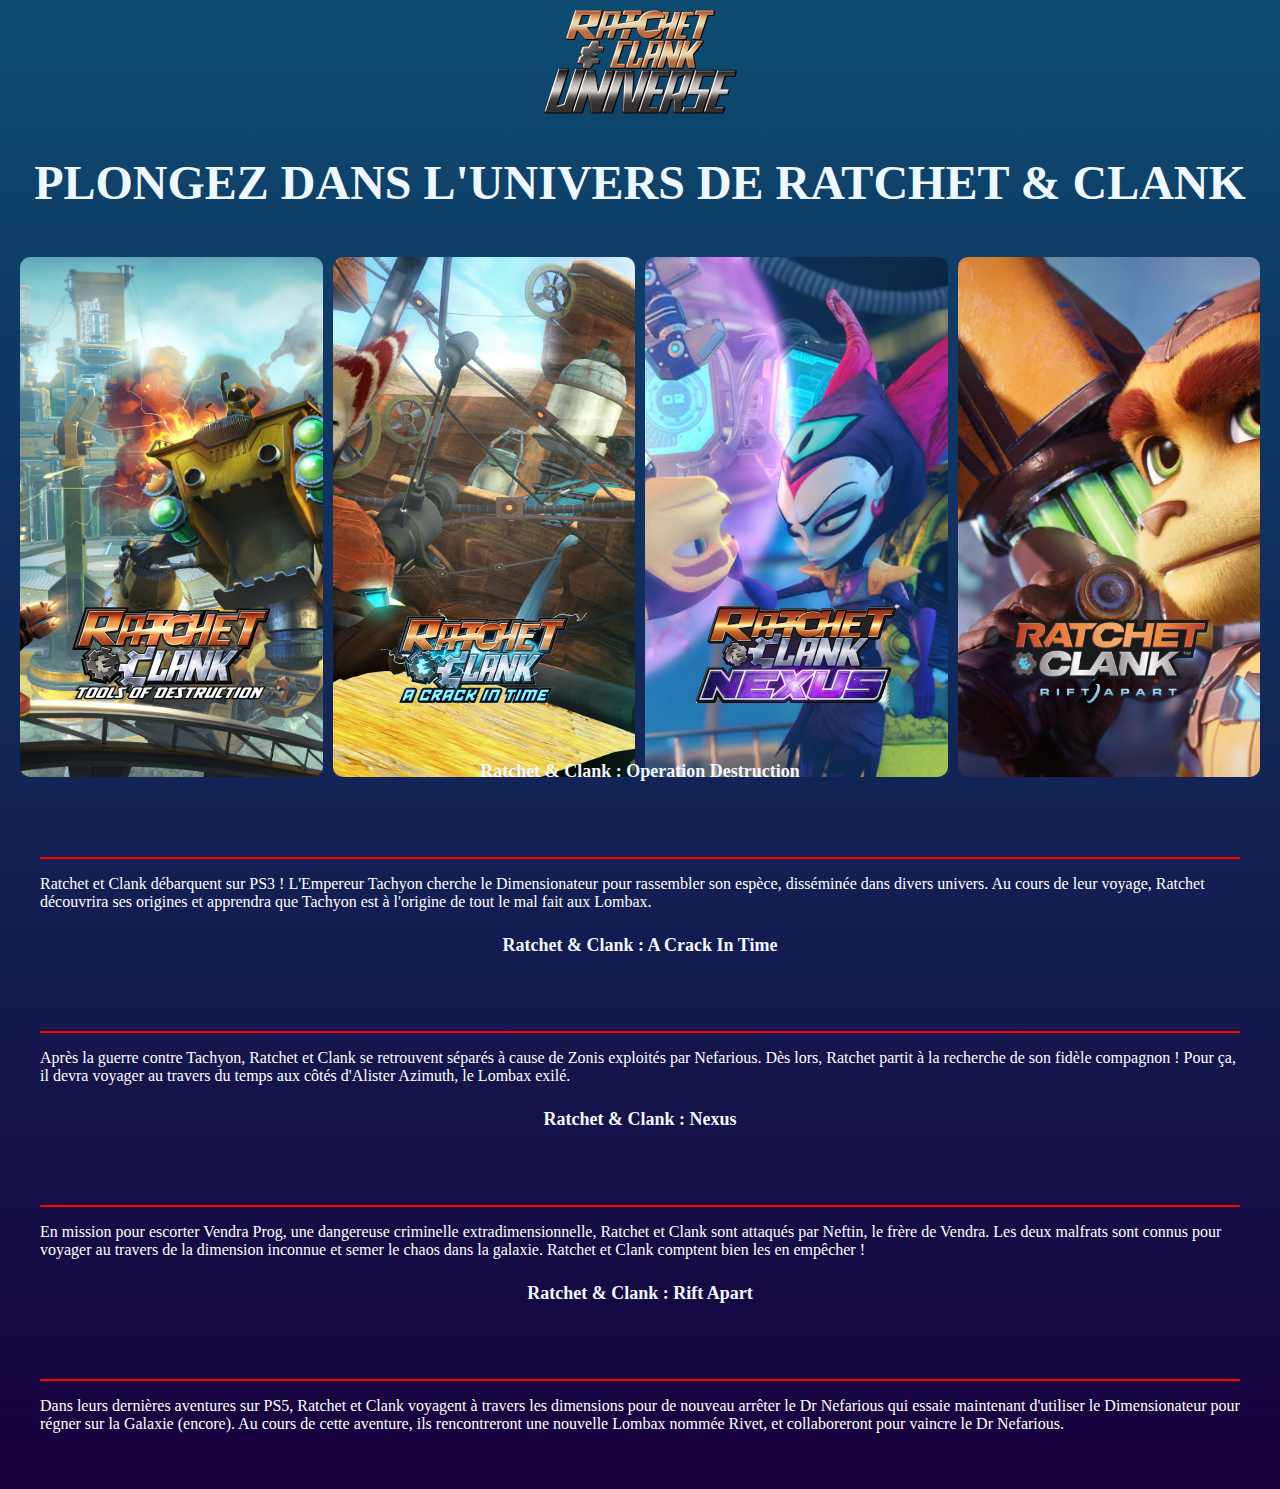
<file: index.html>
<!DOCTYPE html>
<html lang="fr">
<head>
    <meta charset="UTF-8">
    <meta http-equiv="X-UA-Compatible" content="IE=edge">
    <meta name="viewport" content="width=device-width, initial-scale=1.0">
    <title>Ratchet & Clank Universe</title>
    <link rel="icon" href="img/logo/logopage.png">
    <link href="https://cdn.jsdelivr.net/npm/bootstrap@5.3.0-alpha2/dist/css/bootstrap.min.css" rel="stylesheet" integrity="sha384-aFq/bzH65dt+w6FI2ooMVUpc+21e0SRygnTpmBvdBgSdnuTN7QbdgL+OapgHtvPp" crossorigin="anonymous">
    <link rel="stylesheet" href="css/style.css">
</head>
<body>

    <div class="title"><a href="https://ratchet-galaxy.com/en/" target="_blank"><img src="img/logo/logopage.png" alt=""></a>
        <h1>plongez dans l'univers de ratchet & clank</h1>
    </div>

    <div class="panels">
        <div class="panel operation">
            <a href="opd.html" target="_blank"> <img src="img/logo/logoopd.png" alt="logo Ratchet & Clank Operation Desctruction"></a>
        </div>

        <div class="panel crack">
             <a href="crack.html" target="_blank"> <img src="img/logo/logocrack.png" alt="logo Ratchet & Clank A Crack In Time"></a>
         </div>

        <div class="panel nexus">
            <a href="https://ratchetandclank.fandom.com/wiki/Ratchet_%26_Clank:_Into_the_Nexus" target="_blank"><img src="img/logo/logonexus.png" alt="logo Ratchet & Clank Nexus"></a>
        </div>
        <div class="panel rift">
            <a href="ra.html" target="_blank"><img src="img/logo/logoriftapart.png" alt="logo Ratchet & Clank Rift Apart"></a>
        </div>

    </div>

    <div class="container-fluid">
        <div class="row">
            <div class="col-xs-12 col-sm-12 col-md-3 col-lg-3">
                <h4>Ratchet & Clank : Operation Destruction</h4>
                <hr>
                    <p>Ratchet et Clank débarquent sur PS3 ! L'Empereur Tachyon cherche le Dimensionateur pour rassembler son espèce, disséminée dans divers univers. Au cours de leur voyage, Ratchet découvrira ses origines et apprendra que Tachyon est à l'origine de tout le mal fait aux Lombax. </p>
            </div>
            <div class="col-xs-12 col-sm-12 col-md-3 col-lg-3">
                <h4>Ratchet & Clank : A Crack In Time</h4>
                <hr>
                    <p>Après la guerre contre Tachyon, Ratchet et Clank se retrouvent séparés à cause de Zonis exploités par Nefarious. Dès lors, Ratchet partit à la recherche de son fidèle compagnon ! Pour ça, il devra voyager au travers du temps aux côtés d'Alister Azimuth, le Lombax exilé. </p>
            </div>
            <div class="col-xs-12 col-sm-12 col-md-3 col-lg-3">
                <h4>Ratchet & Clank : Nexus</h4>
                <hr>
                   <p>En mission pour escorter Vendra Prog, une dangereuse criminelle extradimensionnelle, Ratchet et Clank sont attaqués par Neftin, le frère de Vendra. Les deux malfrats sont connus pour voyager au travers de la dimension inconnue et semer le chaos dans la galaxie. Ratchet et Clank comptent bien les en empêcher !</p>
            </div>
            <div class="col-xs-12 col-sm-12 col-md-3 col-lg-3">
                <h4>Ratchet & Clank : Rift Apart</h4>
                <hr>
                    <p>Dans leurs dernières aventures sur PS5, Ratchet et Clank voyagent à travers les dimensions pour de nouveau arrêter le Dr Nefarious qui essaie maintenant d'utiliser le Dimensionateur pour régner sur la Galaxie (encore). Au cours de cette aventure, ils rencontreront une nouvelle Lombax nommée Rivet, et collaboreront pour vaincre le Dr Nefarious.</p>
            </div>
        </div>
    </div>

    <script src="https://cdn.jsdelivr.net/npm/bootstrap@5.3.0-alpha2/dist/js/bootstrap.bundle.min.js" integrity="sha384-qKXV1j0HvMUeCBQ+QVp7JcfGl760yU08IQ+GpUo5hlbpg51QRiuqHAJz8+BrxE/N" crossorigin="anonymous"></script>
</body>
</html>
</file>
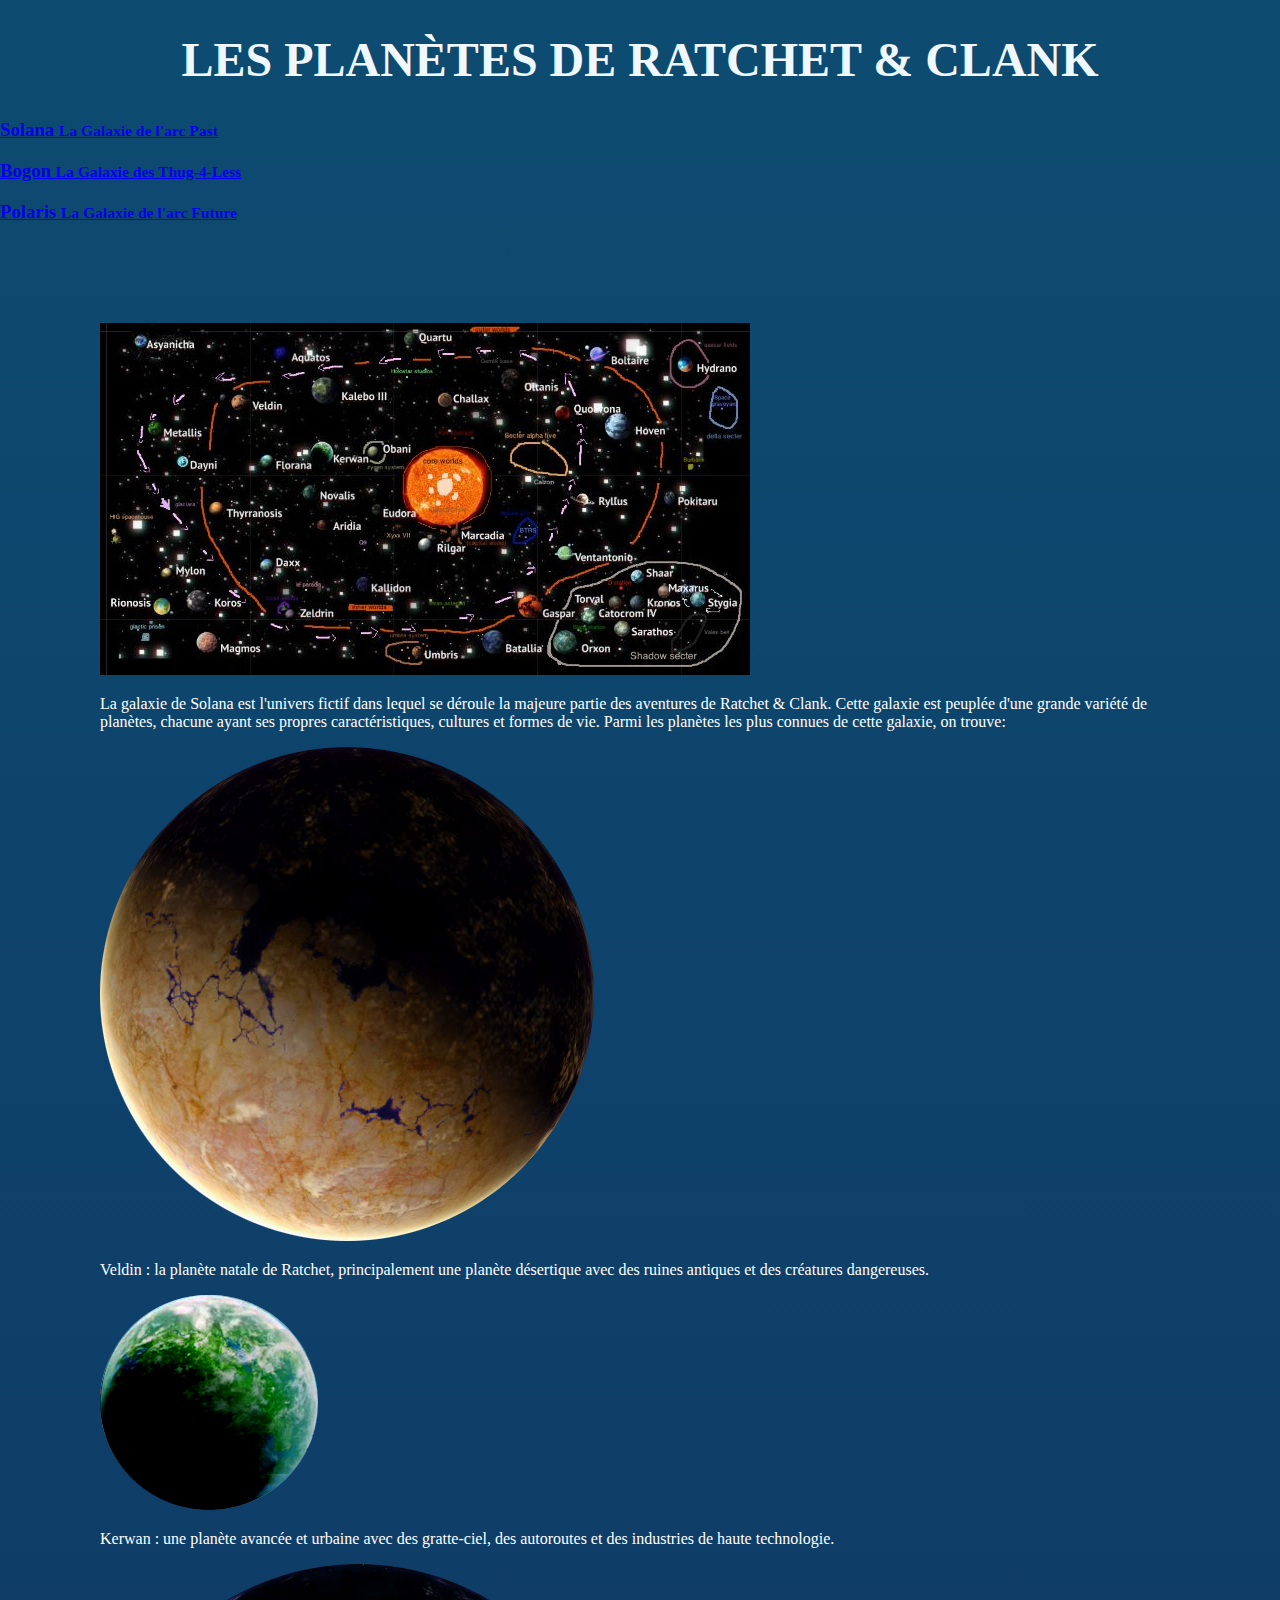
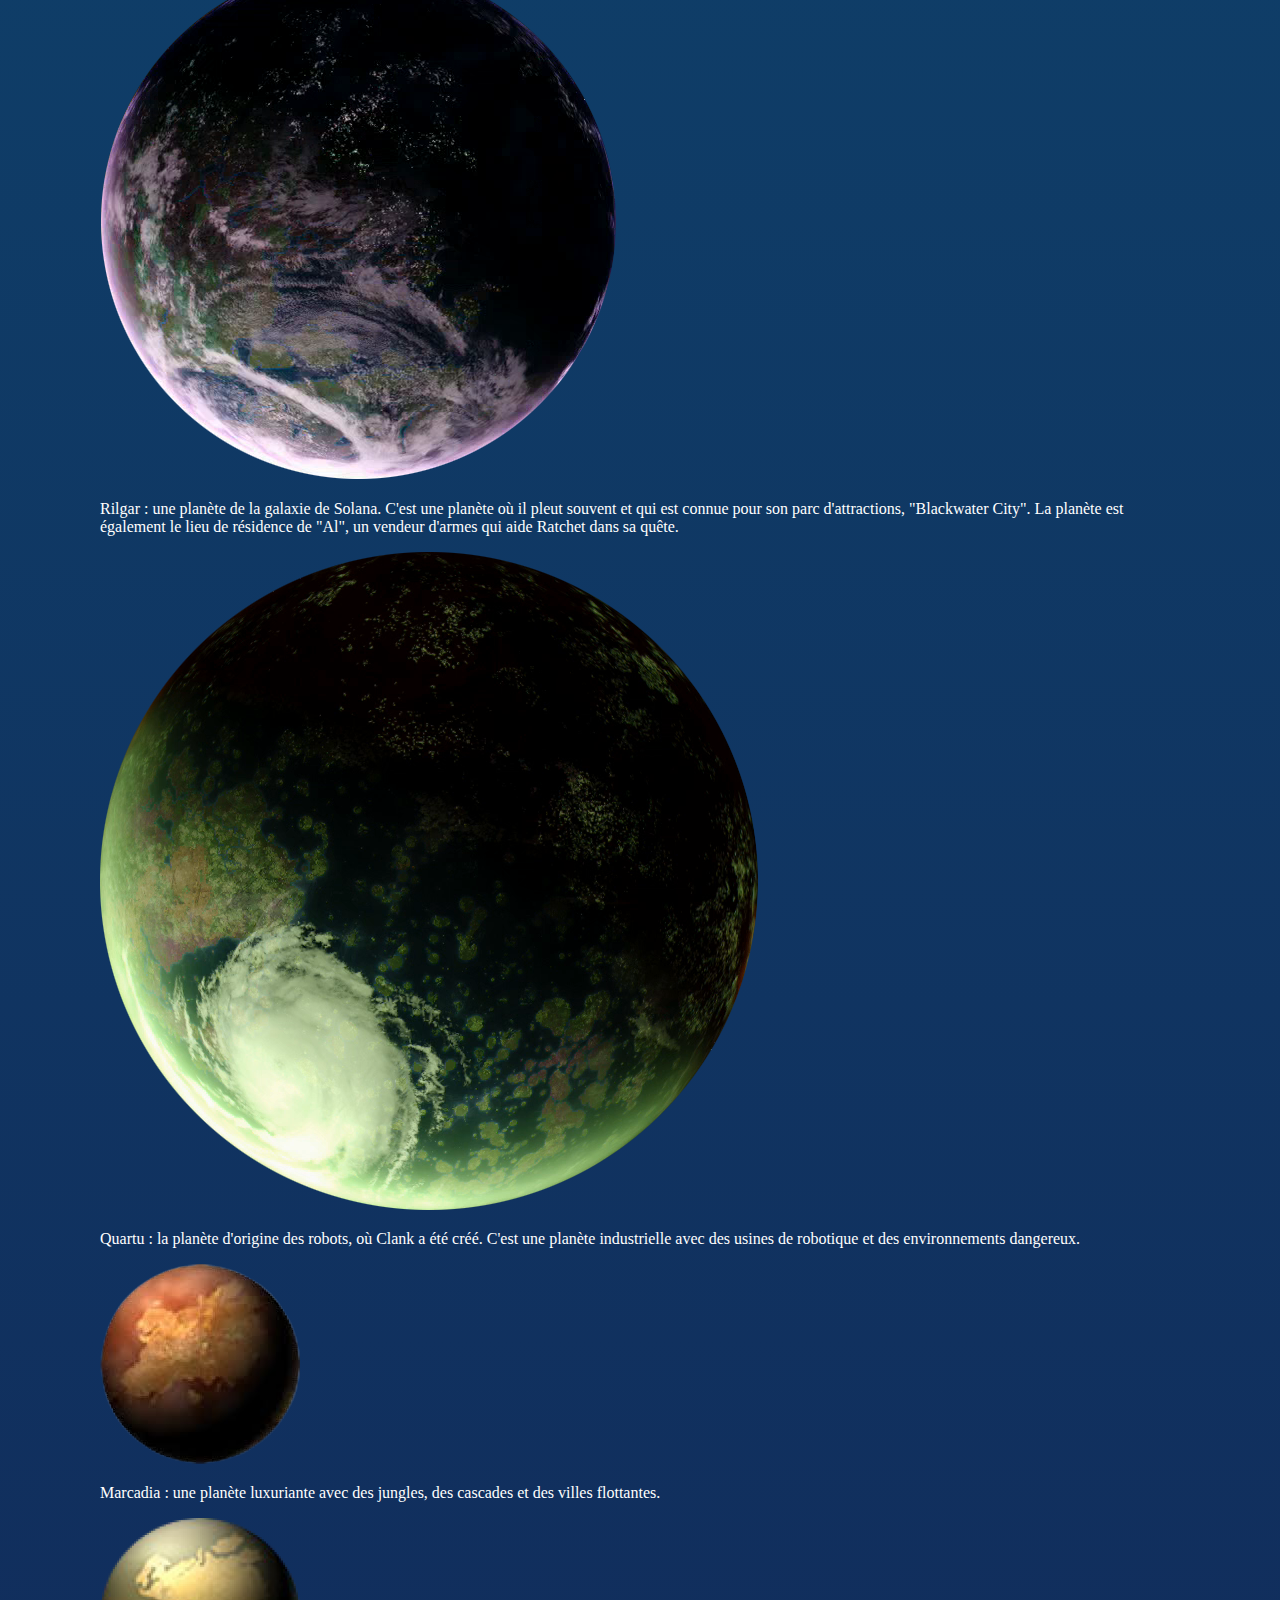
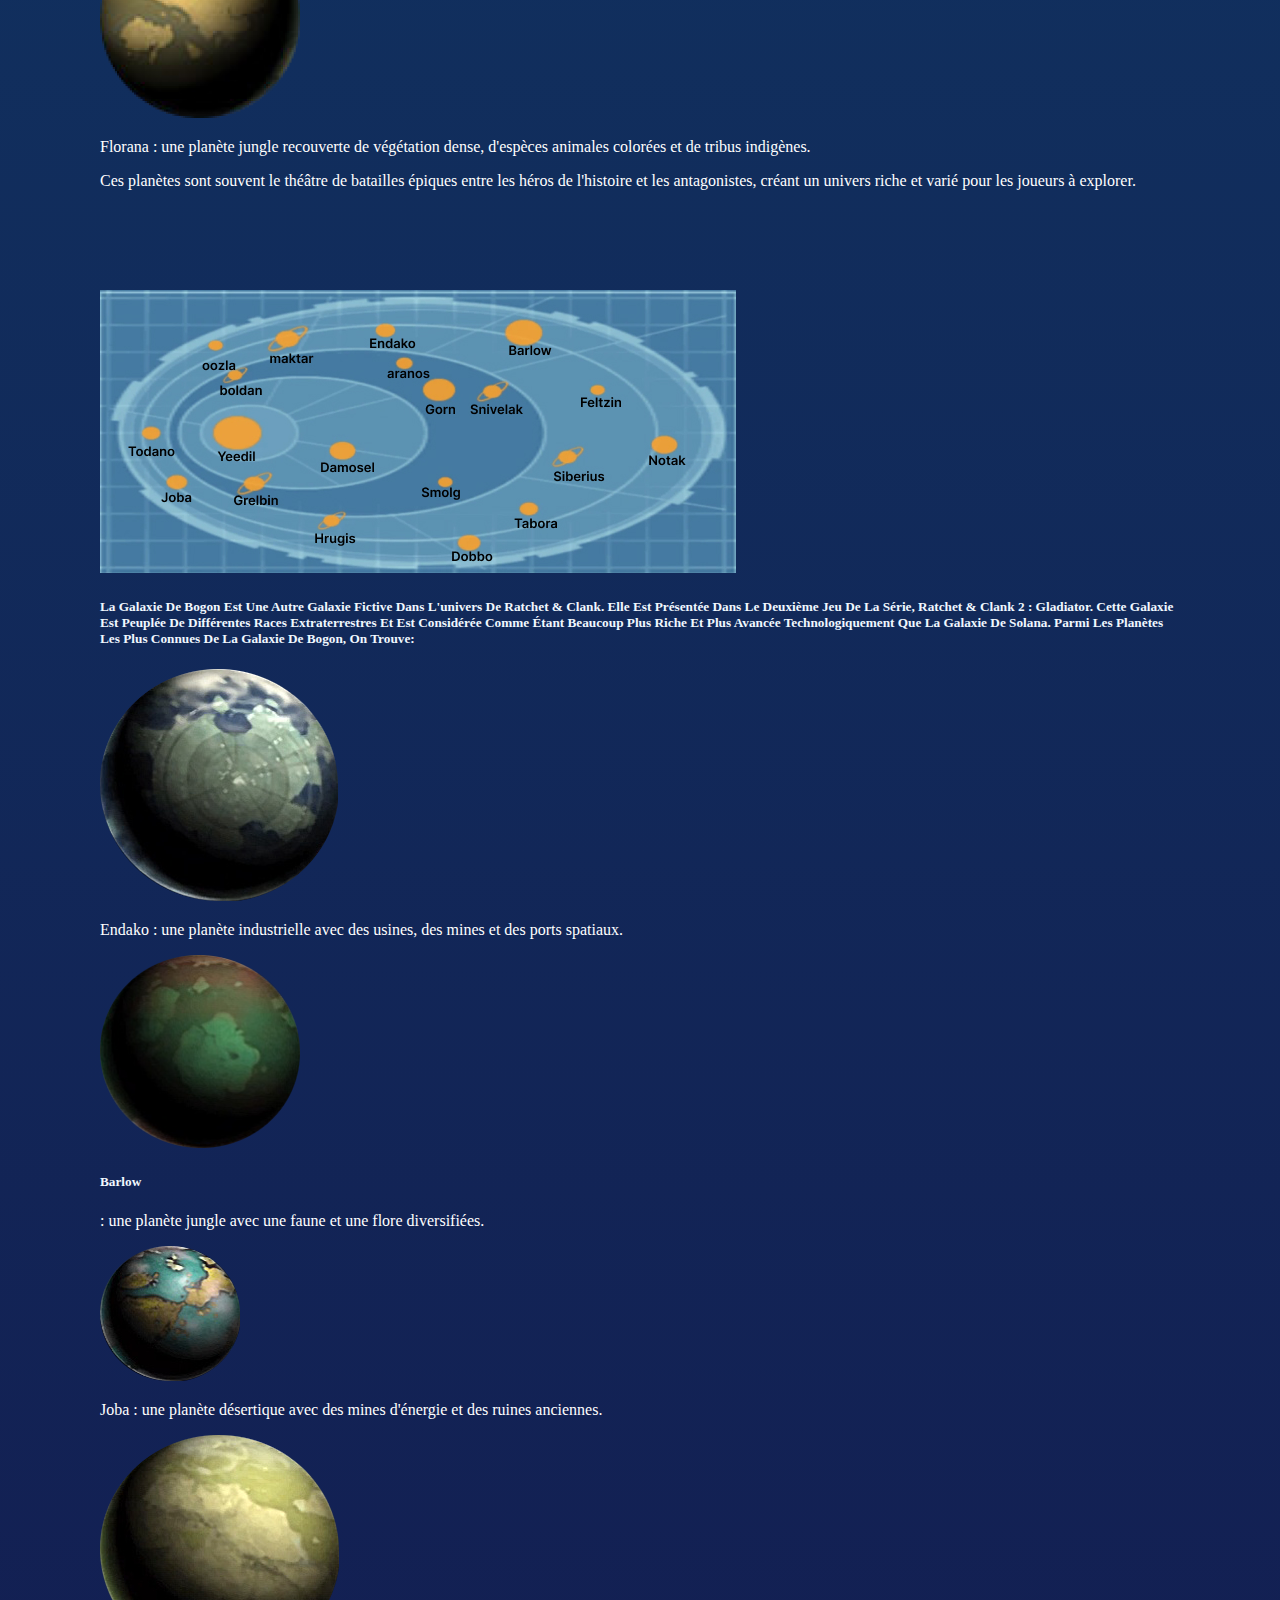
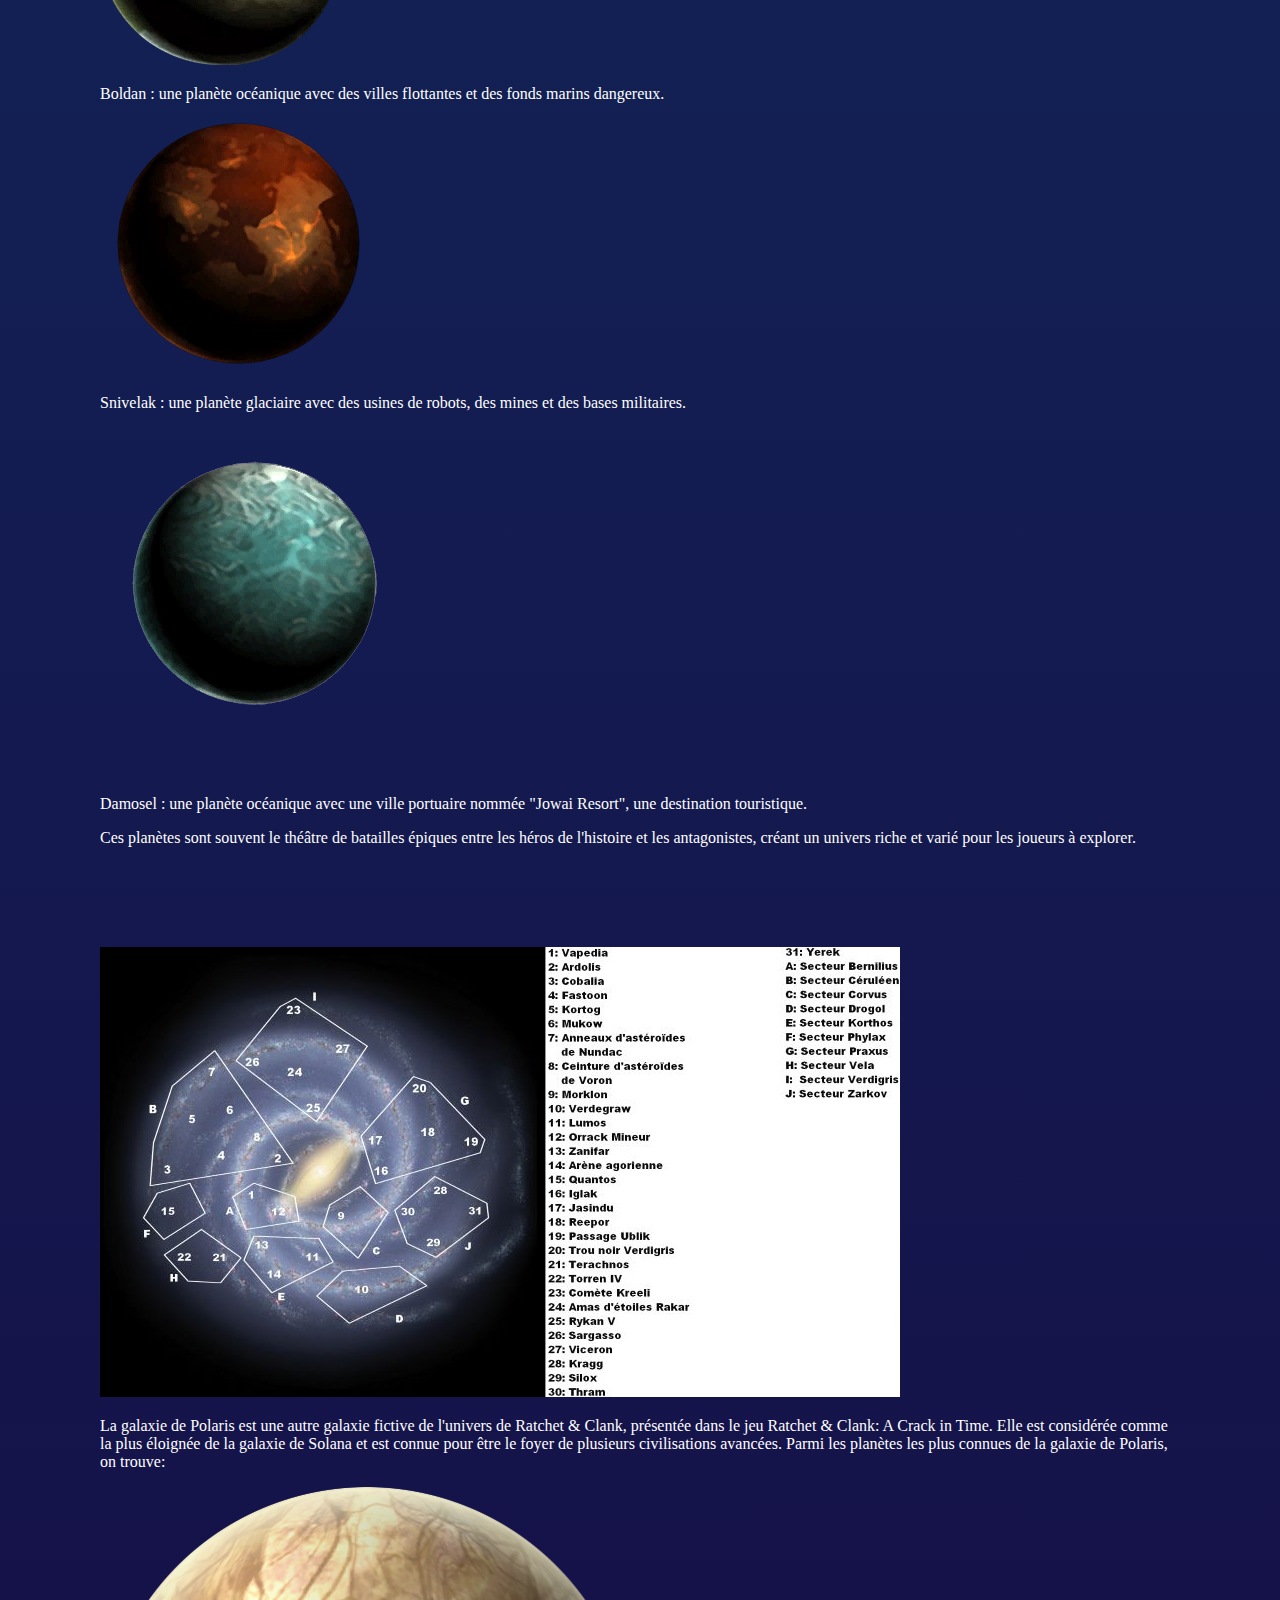
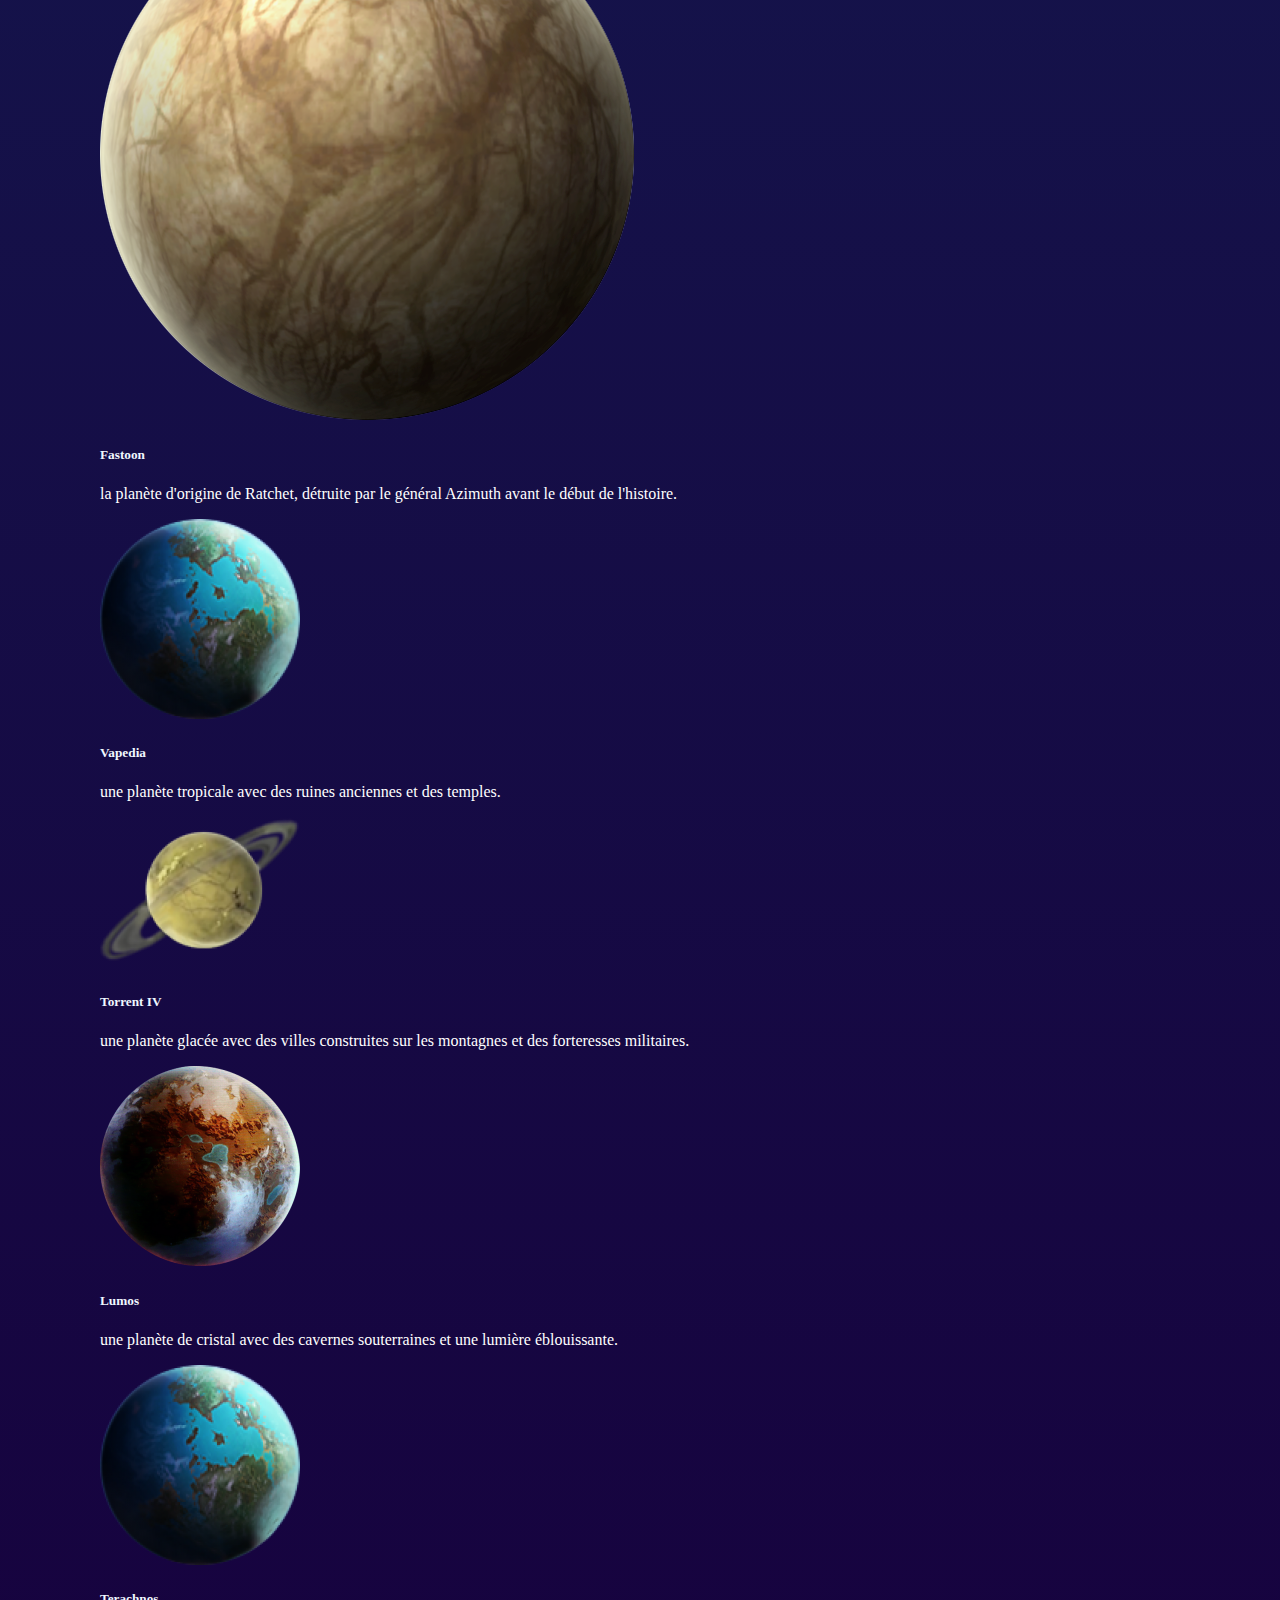
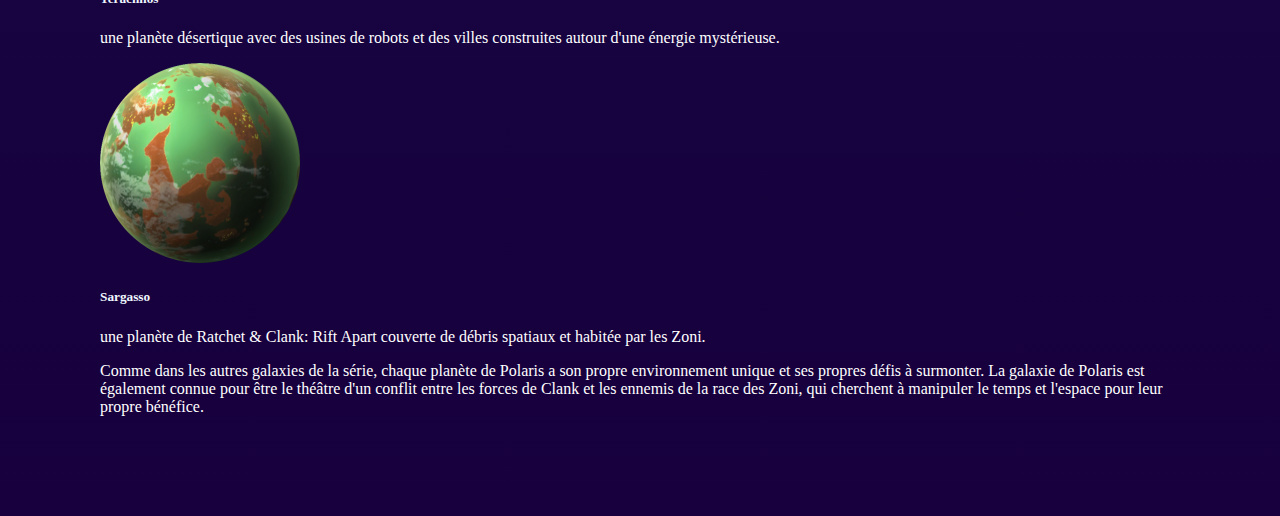
<file: opd.html>
<!DOCTYPE html>
<html lang="en">
<head>
    <meta charset="UTF-8">
    <meta http-equiv="X-UA-Compatible" content="IE=edge">
    <meta name="viewport" content="width=device-width, initial-scale=1.0">
    <title>Planètes - Ratchet & Clank : Opération Destruction</title>
    <link rel="icon" href="img/logo/logoopd.png">
    <link href="https://cdn.jsdelivr.net/npm/bootstrap@5.3.0-alpha2/dist/css/bootstrap.min.css" rel="stylesheet" integrity="sha384-aFq/bzH65dt+w6FI2ooMVUpc+21e0SRygnTpmBvdBgSdnuTN7QbdgL+OapgHtvPp" crossorigin="anonymous">
    <link rel="stylesheet" href="css/style.css">
</head>
<body>

    <div class="list-group">
        <h1>Les planètes de Ratchet & Clank</h1>
        <a href="#solana" class="list-group-item list-group-item-action"><h3>
            Solana
            <small class="text-body-secondary">La Galaxie de l'arc Past</small>
          </h3></a>
        <a href="#bogon" class="list-group-item list-group-item-action"><h3>
            Bogon
            <small class="text-body-secondary">La Galaxie des Thug-4-Less</small>
          </h3></a>
        <a href="#polaris" class="list-group-item list-group-item-action"><h3>
            Polaris
            <small class="text-body-secondary">La Galaxie de l'arc Future</small>
          </h3></a>
    </div>

<div class="solana" id="solana">
    <div class="text-center">
        <img src="img/planet/solana.jpg" class="rounded" alt="Galaxie Solana de Ratchet & Clank 1 et 3">
     
        <p> La galaxie de Solana est l'univers fictif dans lequel se déroule la majeure partie des aventures de Ratchet & Clank. Cette galaxie est peuplée d'une grande variété de planètes, chacune ayant ses propres caractéristiques, cultures et formes de vie. Parmi les planètes les plus connues de cette galaxie, on trouve:</p>
        <img class="rounded" src="img/planet/veldin.png" alt="">
        <p>Veldin : la planète natale de Ratchet, principalement une planète désertique avec des ruines antiques et des créatures dangereuses.</p>
        <img class="rounded" src="img/planet/kerwan.png" alt="">
        <p>Kerwan : une planète avancée et urbaine avec des gratte-ciel, des autoroutes et des industries de haute technologie.</p>    
        <img class="rounded" src="img/planet/rilgar.png" alt="">
        <p>Rilgar : une planète de la galaxie de Solana. C'est une planète où il pleut souvent et qui est connue pour son parc d'attractions, "Blackwater City". La planète est également le lieu de résidence de "Al", un vendeur d'armes qui aide Ratchet dans sa quête.</p>    
        <img class="rounded" src="img/planet/quartu.png" alt="">
        <p>Quartu : la planète d'origine des robots, où Clank a été créé. C'est une planète industrielle avec des usines de robotique et des environnements dangereux.</p>    
        <img class="rounded" src="img/planet/marcadia.png" alt="">
        <p>Marcadia : une planète luxuriante avec des jungles, des cascades et des villes flottantes.</p>    
        <img class="rounded" src="img/planet/florana.png" alt="">
        <p>Florana : une planète jungle recouverte de végétation dense, d'espèces animales colorées et de tribus indigènes.</p>    
        
        <p>Ces planètes sont souvent le théâtre de batailles épiques entre les héros de l'histoire et les antagonistes, créant un univers riche et varié pour les joueurs à explorer.</p>
    </div>
</div>

<div class="bogon" id="bogon">
    <div class="text-center">
        <img src="img/planet/bogon.jpg" class="rounded" alt="Galaxie Bogon de Ratchet & Clank 2 et Gladiator">
        <h5>La galaxie de Bogon est une autre galaxie fictive dans l'univers de Ratchet & Clank. Elle est présentée dans le deuxième jeu de la série, Ratchet & Clank 2 : Gladiator. Cette galaxie est peuplée de différentes races extraterrestres et est considérée comme étant beaucoup plus riche et plus avancée technologiquement que la galaxie de Solana. Parmi les planètes les plus connues de la galaxie de Bogon, on trouve:</h5>  
            <img src="img/planet/endako.png" alt="">
            <p>Endako : une planète industrielle avec des usines, des mines et des ports spatiaux.</p>
        <img class="rounded" src="img/planet/barlow.png" alt="">
            <h5>Barlow</h5> <p> : une planète jungle avec une faune et une flore diversifiées.</p>    
        <img class="rounded" src="img/planet/joba.png" alt="">
            <p>Joba : une planète désertique avec des mines d'énergie et des ruines anciennes.</p>    
        <img class="rounded" src="img/planet/boldan.png" alt="">
            <p>Boldan : une planète océanique avec des villes flottantes et des fonds marins dangereux.</p>    
        <img class="rounded" src="img/planet/snivelak.png" alt="">
            <p>Snivelak : une planète glaciaire avec des usines de robots, des mines et des bases militaires.</p>    
        <img class="rounded" src="img/planet/damosel.png" alt="">
            <p>Damosel : une planète océanique avec une ville portuaire nommée "Jowai Resort", une destination touristique.</p>         
        <p>Ces planètes sont souvent le théâtre de batailles épiques entre les héros de l'histoire et les antagonistes, créant un univers riche et varié pour les joueurs à explorer.</p>
    </div>
</div>

<div class="polaris" id="polaris"> 
    <div class="text-center">
        <img src="img/planet/polaris.jpg" class="rounded" alt="Galaxie Polaris de l'arc Future de Ratchet & Clank">
            <p>La galaxie de Polaris est une autre galaxie fictive de l'univers de Ratchet & Clank, présentée dans le jeu Ratchet & Clank: A Crack in Time. Elle est considérée comme la plus éloignée de la galaxie de Solana et est connue pour être le foyer de plusieurs civilisations avancées. Parmi les planètes les plus connues de la galaxie de Polaris, on trouve:</p>
        <img class="rounded" src="img/planet/fastoon.png" alt="">
            <h5>fastoon</h5> <p> la planète d'origine de Ratchet, détruite par le général Azimuth avant le début de l'histoire.</p>
        <img class="rounded" src="img/planet/vapedia.png" alt="">
            <h5>vapedia</h5> <p> une planète tropicale avec des ruines anciennes et des temples.</p>    
        <img class="rounded" src="img/planet/torren4.png" alt="">
            <h5>torrent IV</h5> <p> une planète glacée avec des villes construites sur les montagnes et des forteresses militaires.</p>    
        <img class="rounded" src="img/planet/lumos.png" alt="">
            <h5>lumos</h5> <p> une planète de cristal avec des cavernes souterraines et une lumière éblouissante.</p>    
        <img class="rounded" src="img/planet/terachnos.png" alt="">
            <h5>terachnos</h5> <p> une planète désertique avec des usines de robots et des villes construites autour d'une énergie mystérieuse.</p>    
        <img class="rounded" src="img/planet/sargasso.png" alt="">
            <h5>sargasso</h5> <p> une planète de Ratchet & Clank: Rift Apart couverte de débris spatiaux et habitée par les Zoni.</p>    
        <p>Comme dans les autres galaxies de la série, chaque planète de Polaris a son propre environnement unique et ses propres défis à surmonter. La galaxie de Polaris est également connue pour être le théâtre d'un conflit entre les forces de Clank et les ennemis de la race des Zoni, qui cherchent à manipuler le temps et l'espace pour leur propre bénéfice.</p>
    </div>
</div>

    <script src="https://cdn.jsdelivr.net/npm/bootstrap@5.3.0-alpha2/dist/js/bootstrap.bundle.min.js" integrity="sha384-qKXV1j0HvMUeCBQ+QVp7JcfGl760yU08IQ+GpUo5hlbpg51QRiuqHAJz8+BrxE/N" crossorigin="anonymous"></script>
</body>
</html>
</file>
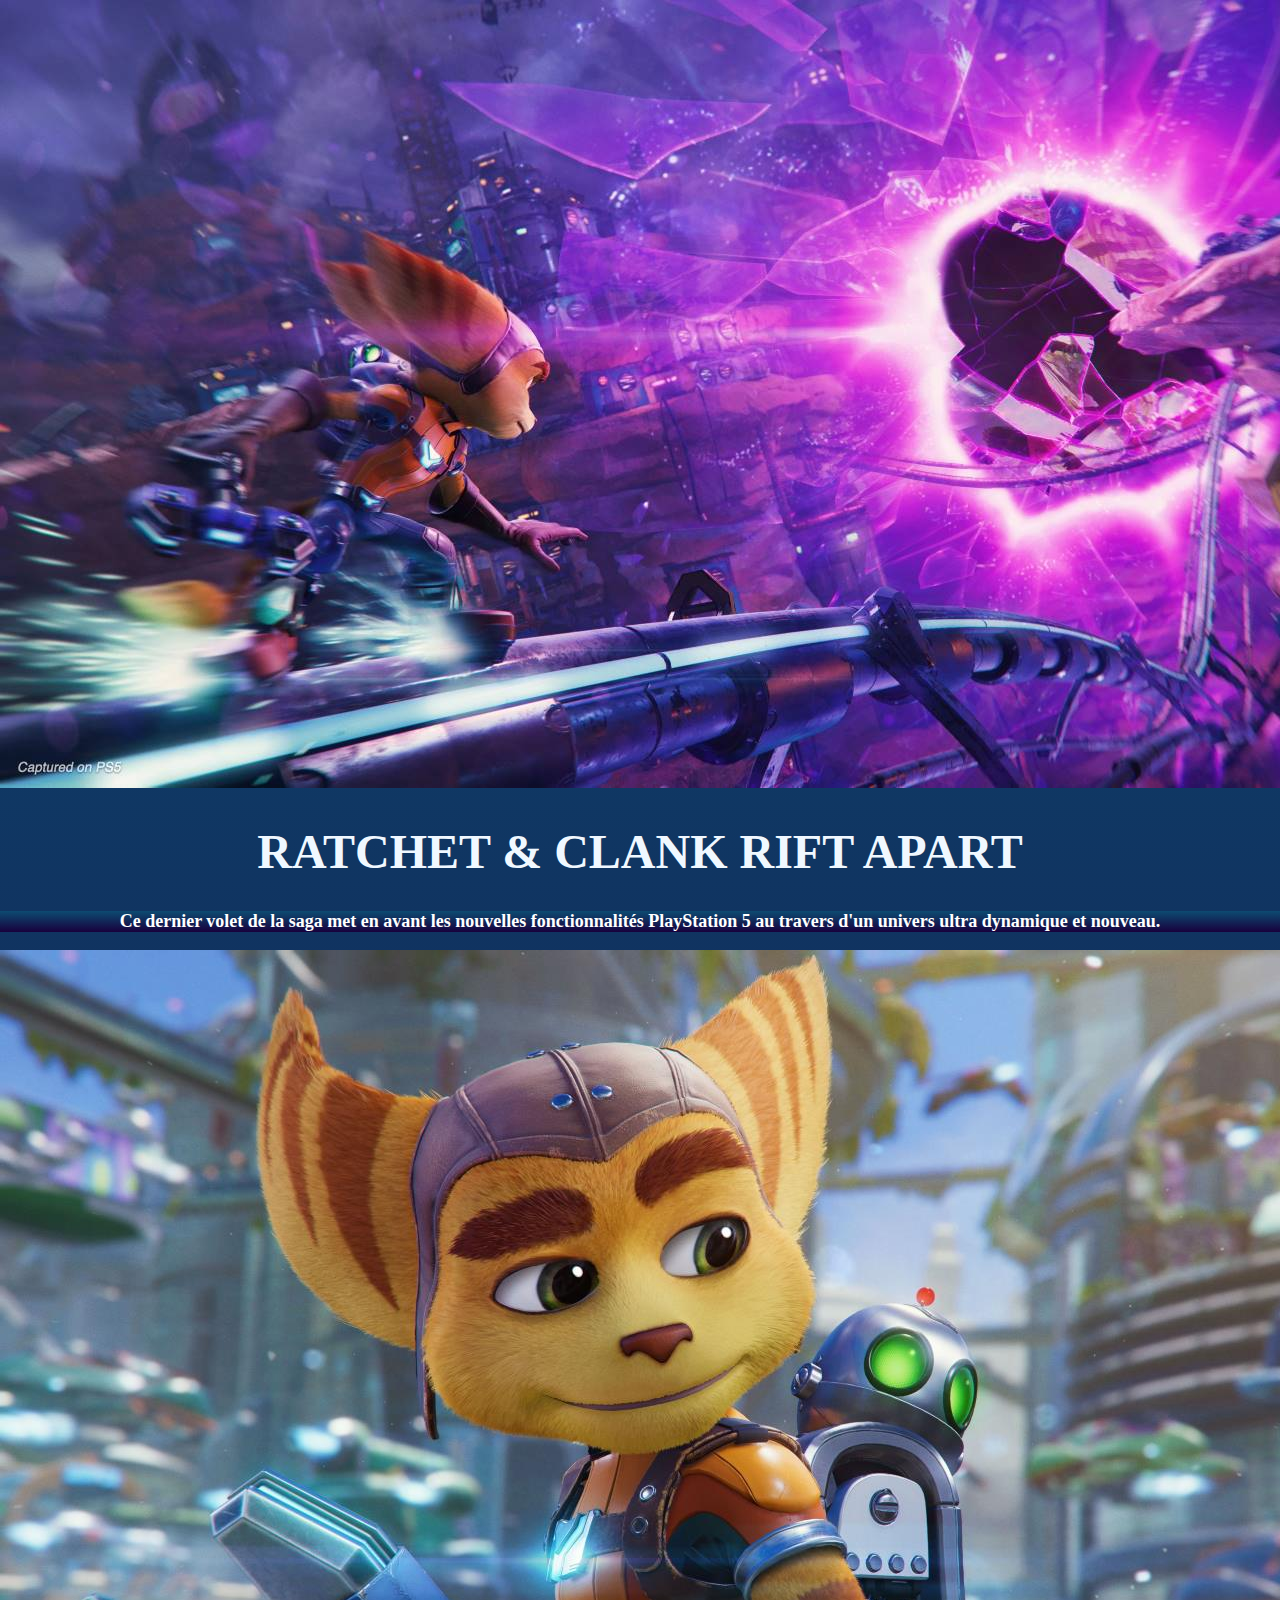
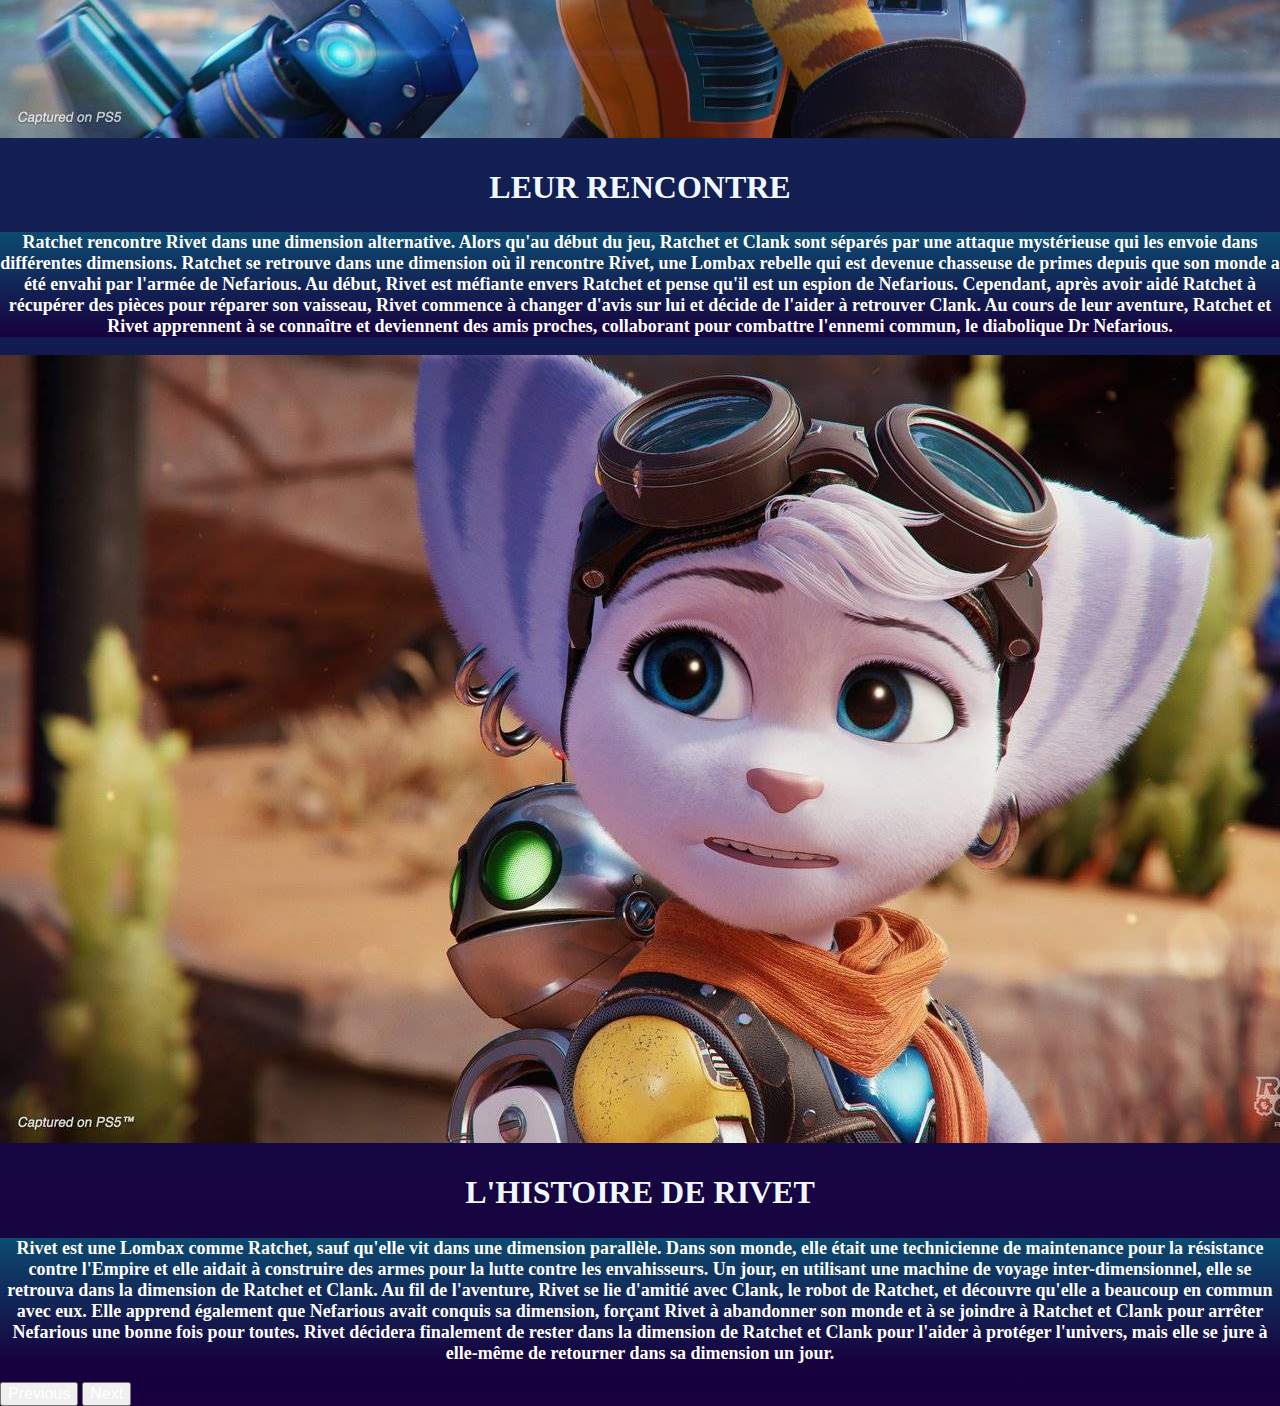
<file: ra.html>
<!DOCTYPE html>
<html lang="en">
<head>
    <meta charset="UTF-8">
    <meta http-equiv="X-UA-Compatible" content="IE=edge">
    <meta name="viewport" content="width=device-width, initial-scale=1.0">
    <title>Ratchet & Clank : Rift Apart</title>
    <link rel="icon" href="img/logo/logoriftapart.png">
    <link href="https://cdn.jsdelivr.net/npm/bootstrap@5.3.0-alpha2/dist/css/bootstrap.min.css" rel="stylesheet" integrity="sha384-aFq/bzH65dt+w6FI2ooMVUpc+21e0SRygnTpmBvdBgSdnuTN7QbdgL+OapgHtvPp" crossorigin="anonymous">
    <link rel="stylesheet" href="css/style.css">
    <script src="https://cdn.jsdelivr.net/npm/bootstrap@5.3.0-alpha2/dist/js/bootstrap.bundle.min.js" integrity="sha384-qKXV1j0HvMUeCBQ+QVp7JcfGl760yU08IQ+GpUo5hlbpg51QRiuqHAJz8+BrxE/N" crossorigin="anonymous"></script>
    <script src="script.js" defer></script>
</head>
<body>

    <div id="carouselExampleInterval" class="carousel slide carousel-fade col-sm-12">
        <div class="carousel-inner">
          <div class="carousel-item active">
            <img src="img/background/faille.jpg" class="d-block w-100" alt="...">         
            <div class="carousel-caption d-none d-md-block">
              <h1>Ratchet & Clank Rift Apart</h1>
              <p>Ce dernier volet de la saga met en avant les nouvelles fonctionnalités PlayStation 5 au travers d'un univers ultra dynamique et nouveau.</p>
            </div>   
          </div>
          <div class="carousel-item">
            <img src="img/chara/ratchetra.jpg" class="d-block w-100" alt="Ratchet & Clank : Rift Apart Medium Shot">
            <div class="carousel-caption d-none d-md-block">
              <h2>Leur rencontre</h2>
              <p>Ratchet rencontre Rivet dans une dimension alternative. Alors qu'au début du jeu, Ratchet et Clank sont séparés par une attaque mystérieuse qui les envoie dans différentes dimensions. Ratchet se retrouve dans une dimension où il rencontre Rivet, une Lombax rebelle qui est devenue chasseuse de primes depuis que son monde a été envahi par l'armée de Nefarious.

                Au début, Rivet est méfiante envers Ratchet et pense qu'il est un espion de Nefarious. Cependant, après avoir aidé Ratchet à récupérer des pièces pour réparer son vaisseau, Rivet commence à changer d'avis sur lui et décide de l'aider à retrouver Clank. Au cours de leur aventure, Ratchet et Rivet apprennent à se connaître et deviennent des amis proches, collaborant pour combattre l'ennemi commun, le diabolique Dr Nefarious.</p>
            </div>
          </div>
          <div class="carousel-item">
            <img src="img/chara/rivetra.jpg" class="d-block w-100" alt="Rivet & Clank from Rift Apart Close Shot">
            <div class="carousel-caption d-none d-md-block">
              <h2>L'histoire de Rivet</h2>
              <p>Rivet est une Lombax comme Ratchet, sauf qu'elle vit dans une dimension parallèle.

                Dans son monde, elle était une technicienne de maintenance pour la résistance contre l'Empire et elle aidait à construire des armes pour la lutte contre les envahisseurs.
                
                Un jour, en utilisant une machine de voyage inter-dimensionnel, elle se retrouva dans la dimension de Ratchet et Clank.
                
                Au fil de l'aventure, Rivet se lie d'amitié avec Clank, le robot de Ratchet, et découvre qu'elle a beaucoup en commun avec eux. Elle apprend également que Nefarious avait conquis sa dimension, forçant Rivet à abandonner son monde et à se joindre à Ratchet et Clank pour arrêter Nefarious une bonne fois pour toutes.
                
                Rivet décidera finalement de rester dans la dimension de Ratchet et Clank pour l'aider à protéger l'univers, mais elle se jure à elle-même de retourner dans sa dimension un jour.</p>
            </div>
          </div>
        </div>
        <button class="carousel-control-prev" type="button" data-bs-target="#carouselExampleInterval" data-bs-slide="prev">
          <span class="carousel-control-prev-icon" aria-hidden="true"></span>
          <span class="visually-hidden">Previous</span>
        </button>
        <button class="carousel-control-next" type="button" data-bs-target="#carouselExampleInterval" data-bs-slide="next">
          <span class="carousel-control-next-icon" aria-hidden="true"></span>
          <span class="visually-hidden">Next</span>
        </button>
      </div>
    
</body>
</html>
</file>
<file: css/style.css>
* {
    box-shadow: 0 0 0 0px red inset;
}

/***************************** BODY ************************************************/
html,body{
    scroll-behavior: smooth;
    background-repeat: no-repeat;
    background-size: cover;
    background-attachment: fixed;
    margin: 0;
    padding: 0;
    background: linear-gradient(#0d4b71, 50%, #17003d );
    font-family: "Roboto";
}

/***************************** IMAGES ***********************************************/
/***************************** PAGE PRINCIPALE **************************************/

.panels{
    display: flex;
    height: 45vh;
    justify-content: center;
}

.panel{
    height: 50vh;
    display: flex;
    flex: 1;
    border-radius: 10px;
    margin: 5px;
    transition: flex 1s;
    background-repeat: no-repeat;
    background-size: cover;
    background-position: center;
    justify-content: center;
    align-items: flex-end;
    padding-bottom: 70px;
}

.panel:hover{
    flex: 3;
    opacity: 100%;
    margin: 0;
    transition: 1.2s;
}

.operation{
    background-image: url("../img/background/opd.jpg");
    margin-left: 20px;
}

.nexus{
    background-image: url("../img/background/nexus.jpg");
}

.crack{
    background-image: url("../img/background/crack.jpg");
}

.rift{
    background-image: url("../img/background/ra.jpg");
    margin-right: 20px;
}

.container-fluid {
    display: flex;
    justify-content: space-evenly;
    align-items: center;
    color: #ffffff;
    margin-top: 40px;
    text-align: left;
    box-sizing: border-box;
    padding: 40px;
    font-size: large;
}

/***************************** READABLE **************************************/

.title{
    display: flex;
    opacity: 100%;
    transition: opacity 1s;
    justify-content: center;
    align-items: center;
    flex-flow: column;
    margin: 10px;
}

h1{
    font-weight: bold;
    text-transform: uppercase;
    font-family: "RG Future Regular";
    text-align: center;
    color: aliceblue;
    font-size: 3em;
}

h2{    
    font-weight: bold;
    text-transform: uppercase;
    font-family: "RG Future Regular";
    text-align: center;
    color: aliceblue;
    font-size: 2em;
}



h4{
    display: flex;
    color: aliceblue;
    justify-content: space-evenly;
    text-align: left;
    font-weight: 900;
    height: 8vh;
}

h5{
    display: flex;
    color: aliceblue;
    text-transform: capitalize;
}

hr {
    border: 1px solid red;
}

p {
    color: #ffffff;
    text-align: left;
    font-size: medium;
}

span{
    color: #ffffff;
    text-align: left;
    font-size: medium;
}

.list{
    color: #ffffff;
    text-align: left;
    font-size: medium;
}

.grid{
    display: flex;
    justify-content: center;
    
}

/***************************** PAGE OPD ********************************************/

.solana {
    margin: 100px;
}

.bogon {
    margin: 100px;
}

.polaris {
    margin: 100px;
}

.planet {
    display: flex;
    justify-content: center;
}

/***************************** PAGE CRACK IN TIME **************************************/

.list{
    list-style-type: none;
}

.gallery{
    display: flex;
    justify-content: space-around;
}

main{
    margin: 100px;
}

.video{
    display: flex;
    justify-content: center;
}

.game{
    
    opacity: 70%;
}

.game>:hover{
    opacity: 100%;
    background-color: #17003d;
    transition: 1s ease-in-out;
}

/***************************** CAROUSEL JS **************************************/

.carousel p {
    color: #ffffff;
    text-align: center;
    font-weight: bold;
    font-size: large;
    background: linear-gradient(#0d4b71, 50%, #17003d);
}
</file>
